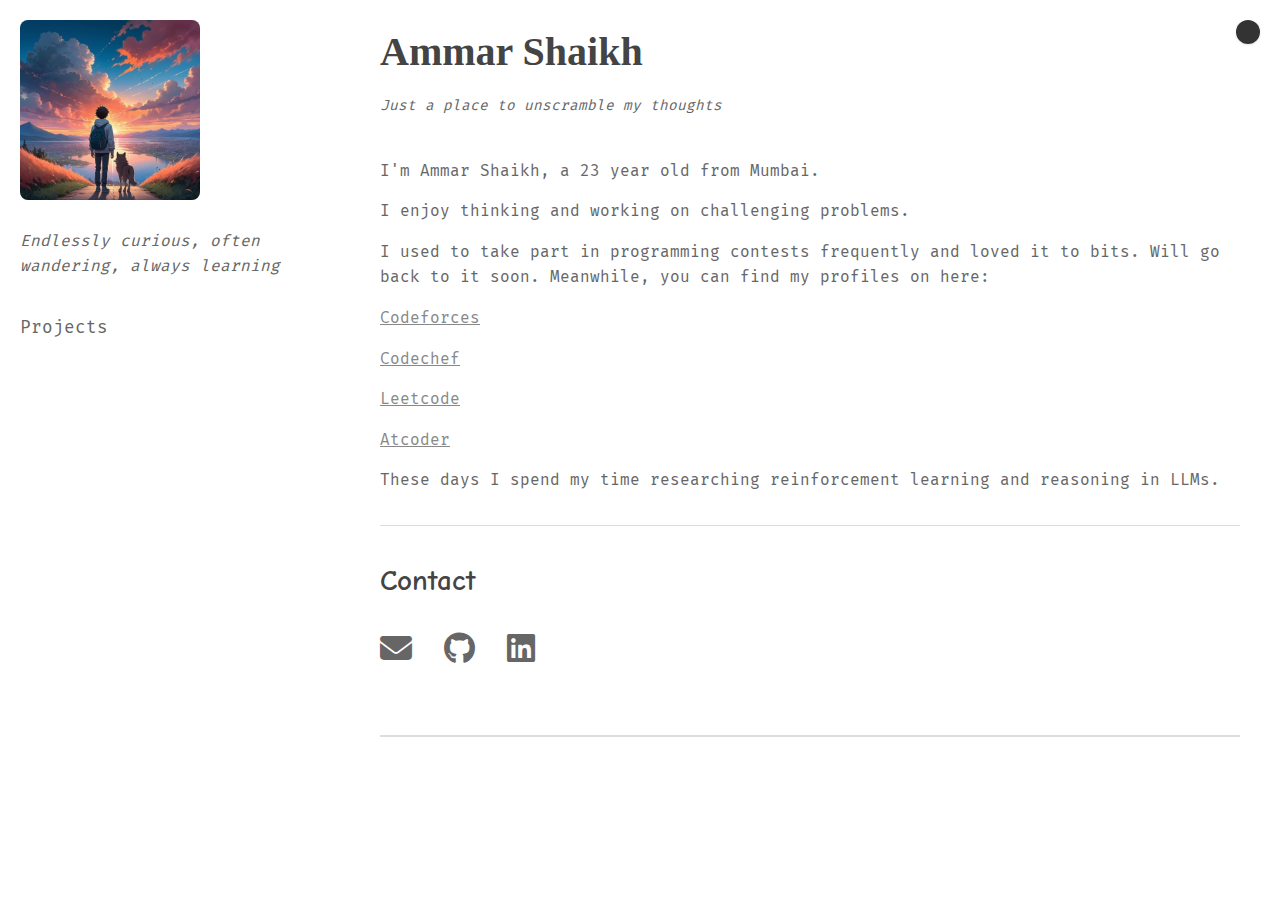
<file: index.html>
<!DOCTYPE html>
<html lang="en">

<head>
  <meta charset="UTF-8">
  <meta name="viewport" content="width=device-width, initial-scale=1.0">
  <title>Ammar</title>

  <link rel="preconnect" href="https://fonts.googleapis.com">
  <link rel="preconnect" href="https://fonts.gstatic.com" crossorigin>
  <link
    href="https://fonts.googleapis.com/css2?family=Comic+Neue:ital,wght@0,300;0,400;0,700;1,300;1,400;1,700&family=Fira+Mono:wght@400;500;700&family=Permanent+Marker&display=swap"
    rel="stylesheet">
  <link rel="stylesheet" href="styles.css">
  <link rel="stylesheet" href="https://cdnjs.cloudflare.com/ajax/libs/font-awesome/6.5.1/css/all.min.css">
  <script>
    // Check for saved theme preference immediately
    const savedTheme = localStorage.getItem('theme');
    if (savedTheme) {
      document.documentElement.setAttribute('data-theme', savedTheme);
    }
  </script>
</head>

<body>
  <label class="theme-switch" aria-label="Toggle dark mode">
    <input type="checkbox" class="theme-switch-input">
    <span class="slider round"></span>
  </label>
  
  <!-- Add sidebar -->
  <div class="layout-container">
    <aside class="sidebar">
      <div class="profile">
        <img src="images/profile.jpg" alt="Ammar Shaikh" class="profile-image">
        <div class="profile-bio">
          <p><i>Endlessly curious, often wandering, always learning</i></p>
        </div>
      </div>
      
      <!-- Add navigation menu -->
      <nav class="sidebar-nav">
        <ul class="nav-links">
          <!-- <li><a href="./essays/index.html">The journey</a></li> -->
          <li><a href="./projects/index.html">Projects</a></li>
        </ul>
      </nav>
    </aside>

    <!-- Wrap existing content in main-content div -->
    <div class="main-content">
      <header>
        <h1>Ammar Shaikh</h1>
        <p style="font-size: 0.9em;"><i>Just a place to unscramble my thoughts</i></p>
        <br>
        <p> I'm Ammar Shaikh, a 23 year old from Mumbai. </p>
        <p>I enjoy thinking and working on challenging problems.</p>
        <p> I used to take part in programming contests frequently and loved it to bits. Will go back to it soon. Meanwhile, you can find my profiles on here:</p>
        <p> <a href="https://codeforces.com/profile/ammar_shaikh">Codeforces</a> </p>
        <p> <a href="https://www.codechef.com/users/ammar_shaikh">Codechef</a> </p>
        <p> <a href="https://www.leetcode.com/ammar1510">Leetcode</a> </p>
        <p><a href="https://atcoder.jp/users/Ammar1510">Atcoder</a></p>
        <p> These days I spend my time researching reinforcement learning and reasoning in LLMs.</p>
        
        <!-- Move contact section here, inside header -->
        <section class="contact-section">
            <h2>Contact</h2>
            <div class="contact-icons">
                <a href="mailto:ammarshaikh1510@gmail.com" aria-label="Email"><i class="fas fa-envelope"></i></a>
                <a href="https://github.com/ammar1510" aria-label="GitHub"><i class="fab fa-github"></i></a>
                <a href="https://www.linkedin.com/in/ammarshaikh7/" aria-label="LinkedIn"><i class="fab fa-linkedin"></i></a>
            </div>
        </section>
      </header>
    </div>
  </div>

  <script src="script.js"></script>
</body>

</html>
</file>
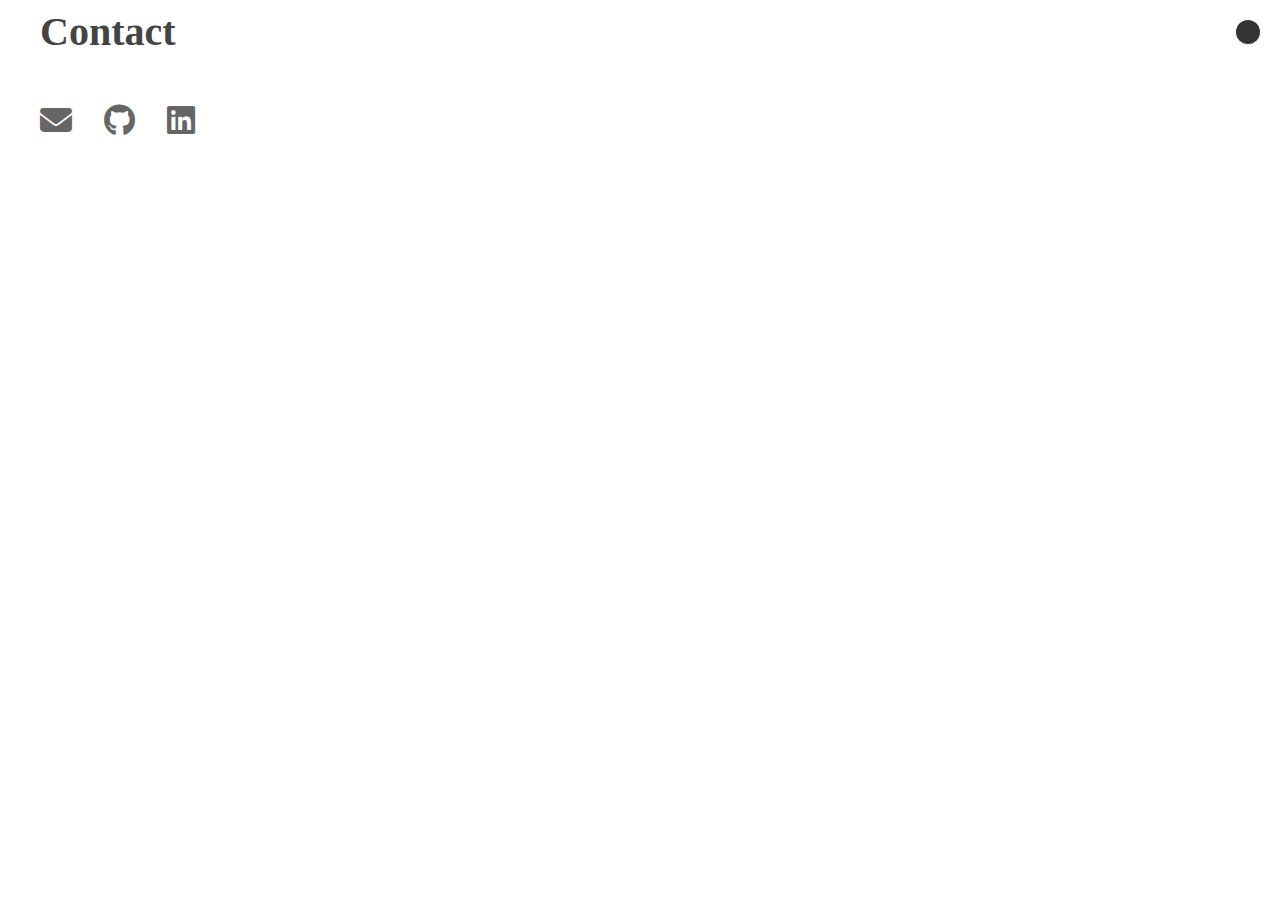
<file: contact/index.html>
<!DOCTYPE html>
<html lang="en">
<head>
    <meta charset="UTF-8">
    <meta name="viewport" content="width=device-width, initial-scale=1.0">
    <title>Contact - Ammar Shaikh</title>
    
    <link rel="preconnect" href="https://fonts.googleapis.com">
    <link rel="preconnect" href="https://fonts.gstatic.com" crossorigin>
    <link href="https://fonts.googleapis.com/css2?family=Comic+Neue:ital,wght@0,300;0,400;0,700;1,300;1,400;1,700&family=Fira+Mono:wght@400;500;700&family=Permanent+Marker&display=swap" rel="stylesheet">
    
    <link rel="stylesheet" href="../styles.css">
    <script>
        const savedTheme = localStorage.getItem('theme');
        if (savedTheme) {
          document.documentElement.setAttribute('data-theme', savedTheme);
        }
    </script>
    
    <!-- Add Font Awesome -->
    <link rel="stylesheet" href="https://cdnjs.cloudflare.com/ajax/libs/font-awesome/6.5.1/css/all.min.css">
    
    <style>
        .contact-icons {
            display: flex;
            gap: 2rem;
            margin-top: 2rem;
        }
        
        .contact-icons a {
            font-size: 2rem;
            color: var(--text-color);
            transition: color 0.3s ease;
        }
        
        .contact-icons a:hover {
            color: var(--link-hover-color);
        }
    </style>
</head>
<body>
    <label class="theme-switch" aria-label="Toggle dark mode">
        <input type="checkbox" class="theme-switch-input">
        <span class="slider round"></span>
    </label>

    <div class="main-content">
        <h1>Contact</h1>
        
        <div class="contact-icons">
            <a href="mailto:ammarshaikh1510@gmail.com" aria-label="Email"><i class="fas fa-envelope"></i></a>
            <a href="https://github.com/ammar1510" aria-label="GitHub"><i class="fab fa-github"></i></a>
            <a href="https://www.linkedin.com/in/ammarshaikh7/" aria-label="LinkedIn"><i class="fab fa-linkedin"></i></a>
        </div>
    </div>

    <script src="../script.js"></script>
</body>
</html>
</file>
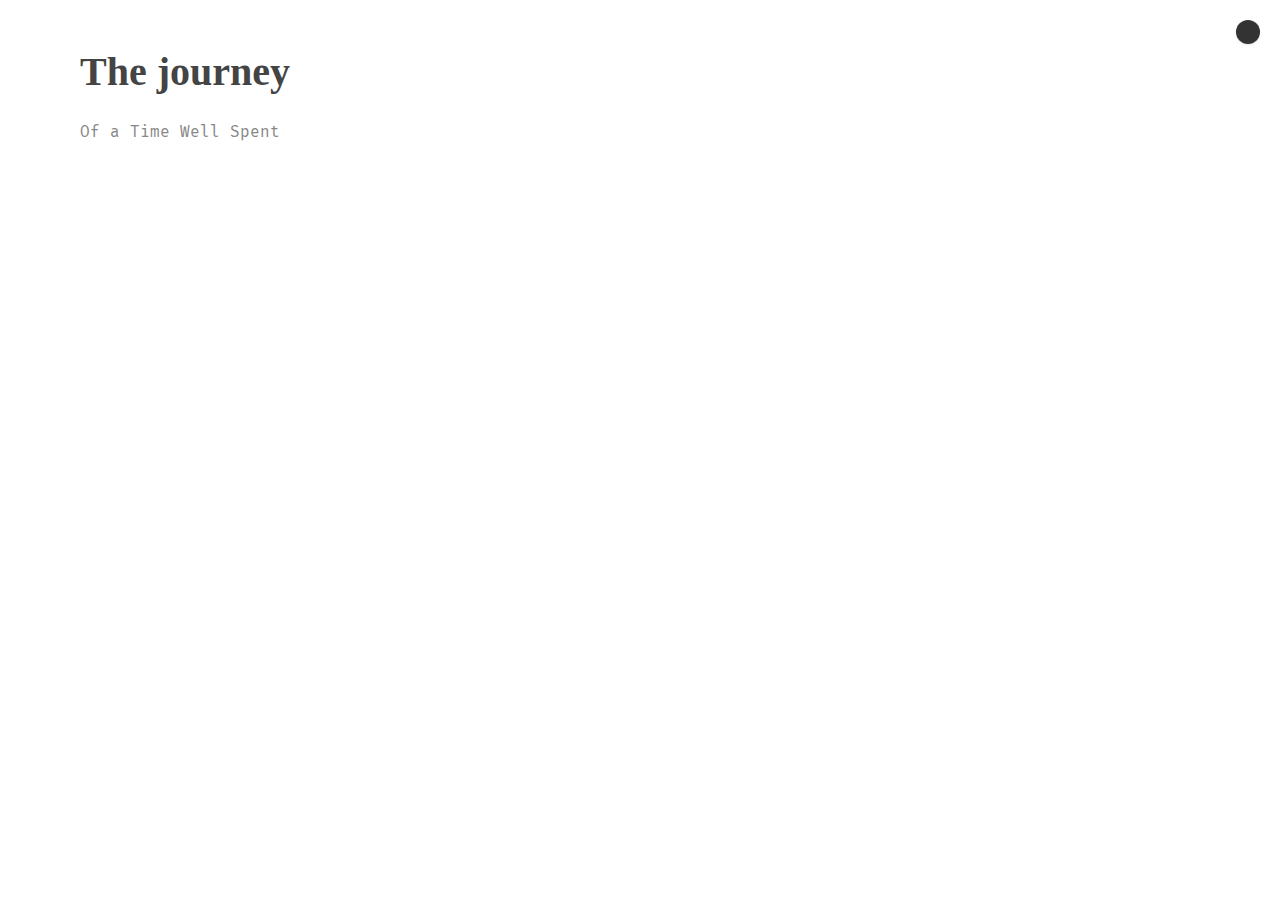
<file: essays/index.html>
<!DOCTYPE html>
<html lang="en">
<head>
    <meta charset="UTF-8">
    <meta name="viewport" content="width=device-width, initial-scale=1.0">
    <title>The journey - Ammar Shaikh</title>
    
    <!-- Add the same font imports as your homepage -->
    <link rel="preconnect" href="https://fonts.googleapis.com">
    <link rel="preconnect" href="https://fonts.gstatic.com" crossorigin>
    <link href="https://fonts.googleapis.com/css2?family=Comic+Neue:ital,wght@0,300;0,400;0,700;1,300;1,400;1,700&family=Fira+Mono:wght@400;500;700&family=Permanent+Marker&display=swap" rel="stylesheet">
    
    <!-- Link to your shared CSS file -->
    <link rel="stylesheet" href="../styles.css">
    <script>
        // Check for saved theme preference immediately
        const savedTheme = localStorage.getItem('theme');
        if (savedTheme) {
          document.documentElement.setAttribute('data-theme', savedTheme);
        }
      </script>
    <!-- Add specific styles for this page -->
    <style>
        .main-content {
            max-width: 800px;
            margin: 0;
            padding: 40px 80px;  /* Increased left padding to move content away from the edge */
        }

        h1 {
            font-family: 'Permanent Marker', cursive;
            font-size: 2.5em;
            margin-bottom: 10px;
            color: var(--heading-color);
        }

        .essay-link {
            font-family: 'Fira Mono', monospace;
            color: var(--link-color);
            text-decoration: none;
            transition: color 0.3s;
        }

        .essay-link:hover {
            color: var(--link-hover-color);
        }

        ul {
            list-style: none;
            padding: 0;
        }

        li {
            margin: 15px 0;
        }
    </style>
</head>
<body>
    <label class="theme-switch" aria-label="Toggle dark mode">
        <input type="checkbox" class="theme-switch-input">
        <span class="slider round"></span>
    </label>
    
    <div class="main-content">
        <h1>The journey</h1>
        
        <ul>
            <li><a href="./time-well-spent.html" class="essay-link">Of a Time Well Spent</a></li>
            <!-- Add more essays as needed -->
        </ul>
    </div>

    <!-- Link to your shared JavaScript file -->
    <script src="../script.js"></script>
</body>
</html>
</file>
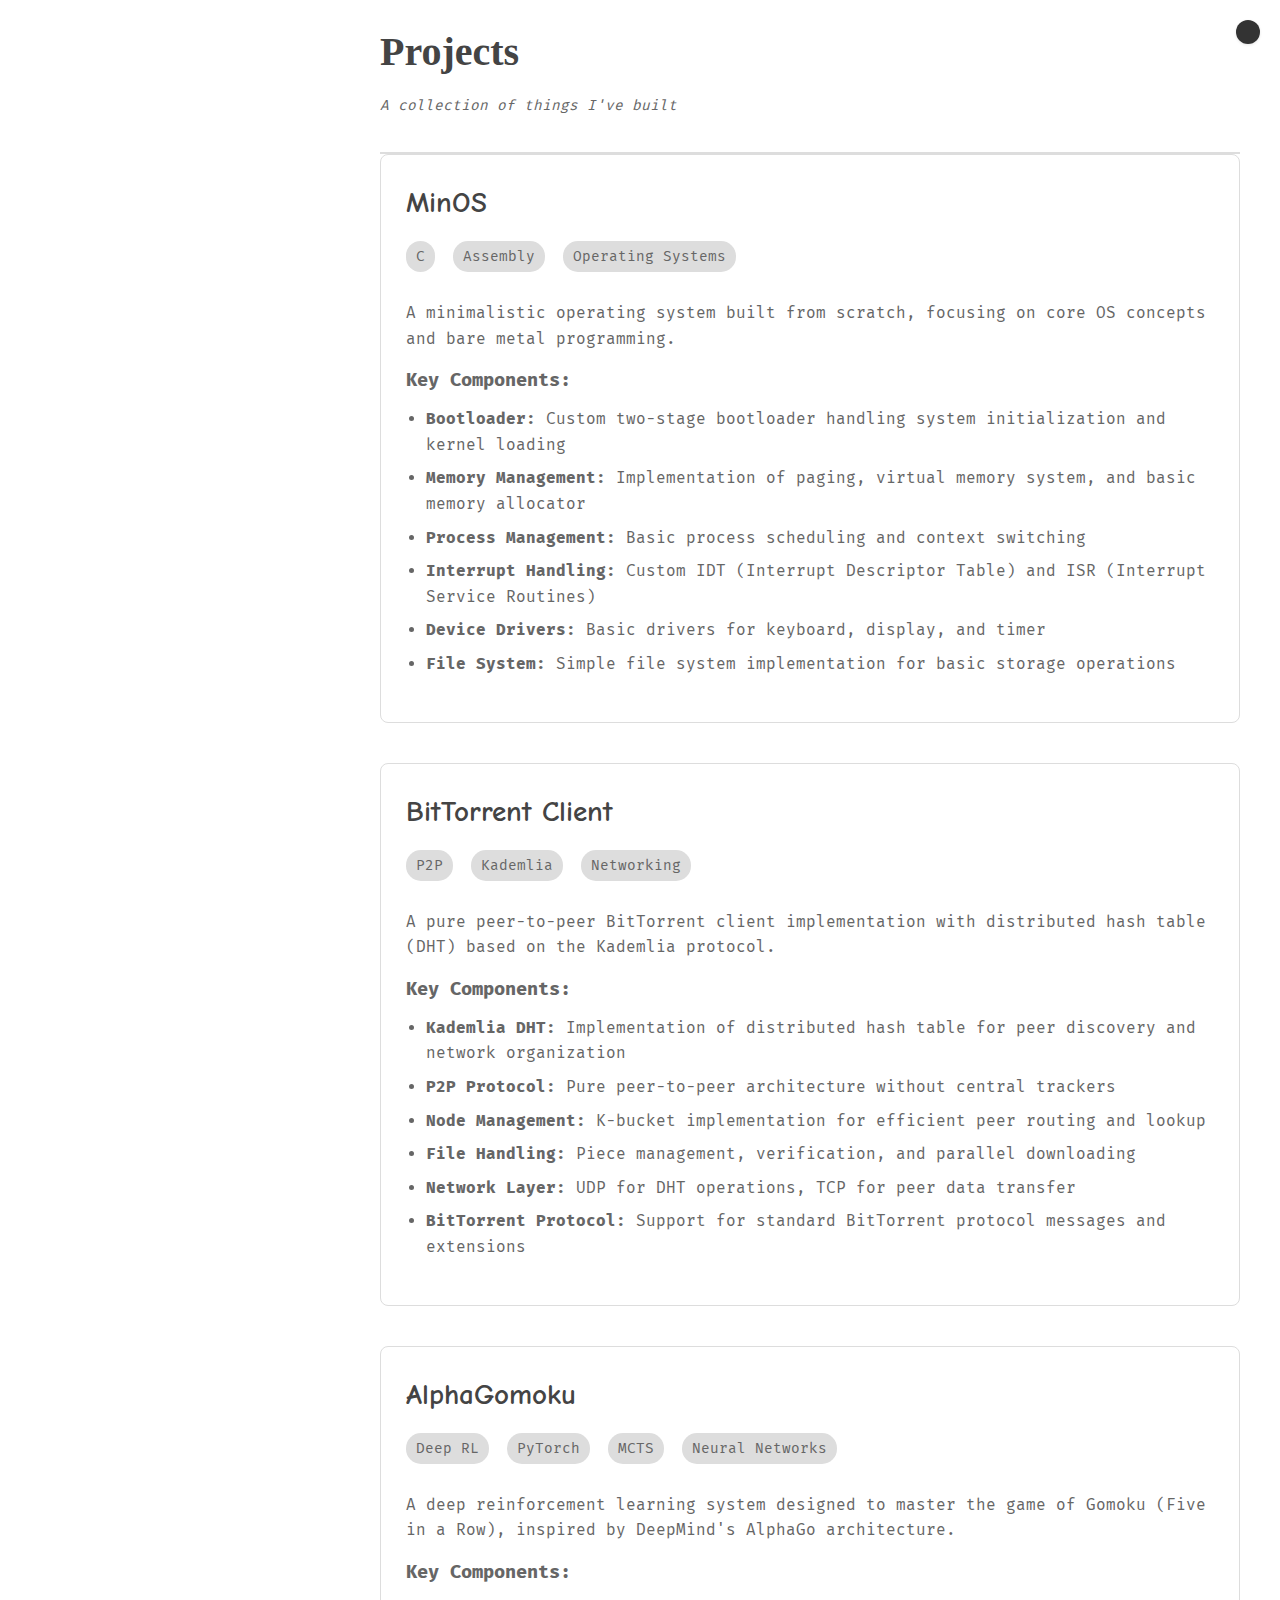
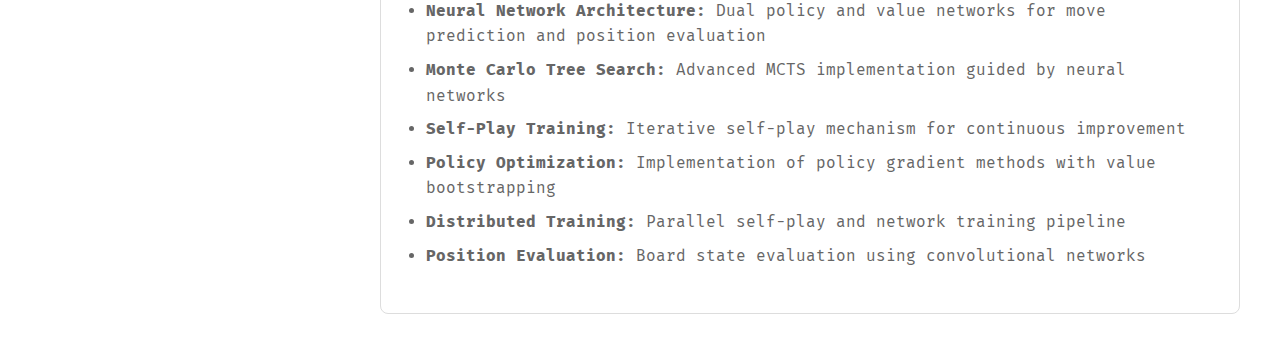
<file: projects/index.html>
<!DOCTYPE html>
<html lang="en">
<head>
    <meta charset="UTF-8">
    <meta name="viewport" content="width=device-width, initial-scale=1.0">
    <title>Projects - Ammar Shaikh</title>
    <link rel="preconnect" href="https://fonts.googleapis.com">
    <link rel="preconnect" href="https://fonts.gstatic.com" crossorigin>
    <link href="https://fonts.googleapis.com/css2?family=Comic+Neue:ital,wght@0,300;0,400;0,700;1,300;1,400;1,700&family=Fira+Mono:wght@400;500;700&family=Permanent+Marker&display=swap" rel="stylesheet">
    <!-- Link to your shared CSS file -->
    <link rel="stylesheet" href="../styles.css">
    <script>
        // Check for saved theme preference immediately
        const savedTheme = localStorage.getItem('theme');
        if (savedTheme) {
          document.documentElement.setAttribute('data-theme', savedTheme);
        }
      </script>
</head>
<body>
    <div class="layout-container">
        <!-- Copy your sidebar from main index.html -->
        <aside class="sidebar">
            <!-- Sidebar content -->
        </aside>

        <div class="main-content">
            <label class="theme-switch" aria-label="Toggle dark mode">
                <input type="checkbox" class="theme-switch-input">
                <span class="slider round"></span>
            </label>
            <header>
                <h1>Projects</h1>
                <p style="font-size: 0.9em;"><i>A collection of things I've built</i></p>
            </header>

            <main>
                <div class="project-card">
                    <h2 class="project-title">MinOS</h2>
                    <span class="project-tech">C</span>
                    <span class="project-tech">Assembly</span>
                    <span class="project-tech">Operating Systems</span>
                    
                    <div class="project-description">
                        <p>A minimalistic operating system built from scratch, focusing on core OS concepts and bare metal programming.</p>
                        
                        <h3>Key Components:</h3>
                        <ul class="component-list">
                            <li><strong>Bootloader:</strong> Custom two-stage bootloader handling system initialization and kernel loading</li>
                            <li><strong>Memory Management:</strong> Implementation of paging, virtual memory system, and basic memory allocator</li>
                            <li><strong>Process Management:</strong> Basic process scheduling and context switching</li>
                            <li><strong>Interrupt Handling:</strong> Custom IDT (Interrupt Descriptor Table) and ISR (Interrupt Service Routines)</li>
                            <li><strong>Device Drivers:</strong> Basic drivers for keyboard, display, and timer</li>
                            <li><strong>File System:</strong> Simple file system implementation for basic storage operations</li>
                        </ul>
                    </div>
                </div>

                <div class="project-card">
                    <h2 class="project-title">BitTorrent Client</h2>
                    <span class="project-tech">P2P</span>
                    <span class="project-tech">Kademlia</span>
                    <span class="project-tech">Networking</span>
                    
                    <div class="project-description">
                        <p>A pure peer-to-peer BitTorrent client implementation with distributed hash table (DHT) based on the Kademlia protocol.</p>
                        
                        <h3>Key Components:</h3>
                        <ul class="component-list">
                            <li><strong>Kademlia DHT:</strong> Implementation of distributed hash table for peer discovery and network organization</li>
                            <li><strong>P2P Protocol:</strong> Pure peer-to-peer architecture without central trackers</li>
                            <li><strong>Node Management:</strong> K-bucket implementation for efficient peer routing and lookup</li>
                            <li><strong>File Handling:</strong> Piece management, verification, and parallel downloading</li>
                            <li><strong>Network Layer:</strong> UDP for DHT operations, TCP for peer data transfer</li>
                            <li><strong>BitTorrent Protocol:</strong> Support for standard BitTorrent protocol messages and extensions</li>
                        </ul>
                    </div>
                </div>

                <div class="project-card">
                    <h2 class="project-title">AlphaGomoku</h2>
                    <span class="project-tech">Deep RL</span>
                    <span class="project-tech">PyTorch</span>
                    <span class="project-tech">MCTS</span>
                    <span class="project-tech">Neural Networks</span>
                    
                    <div class="project-description">
                        <p>A deep reinforcement learning system designed to master the game of Gomoku (Five in a Row), inspired by DeepMind's AlphaGo architecture.</p>
                        
                        <h3>Key Components:</h3>
                        <ul class="component-list">
                            <li><strong>Neural Network Architecture:</strong> Dual policy and value networks for move prediction and position evaluation</li>
                            <li><strong>Monte Carlo Tree Search:</strong> Advanced MCTS implementation guided by neural networks</li>
                            <li><strong>Self-Play Training:</strong> Iterative self-play mechanism for continuous improvement</li>
                            <li><strong>Policy Optimization:</strong> Implementation of policy gradient methods with value bootstrapping</li>
                            <li><strong>Distributed Training:</strong> Parallel self-play and network training pipeline</li>
                            <li><strong>Position Evaluation:</strong> Board state evaluation using convolutional networks</li>
                        </ul>
                    </div>
                </div>
            </main>
        </div>
    </div>

    <!-- Link to your shared JavaScript file -->
    <script src="../script.js"></script>
</body>
</html>
</file>
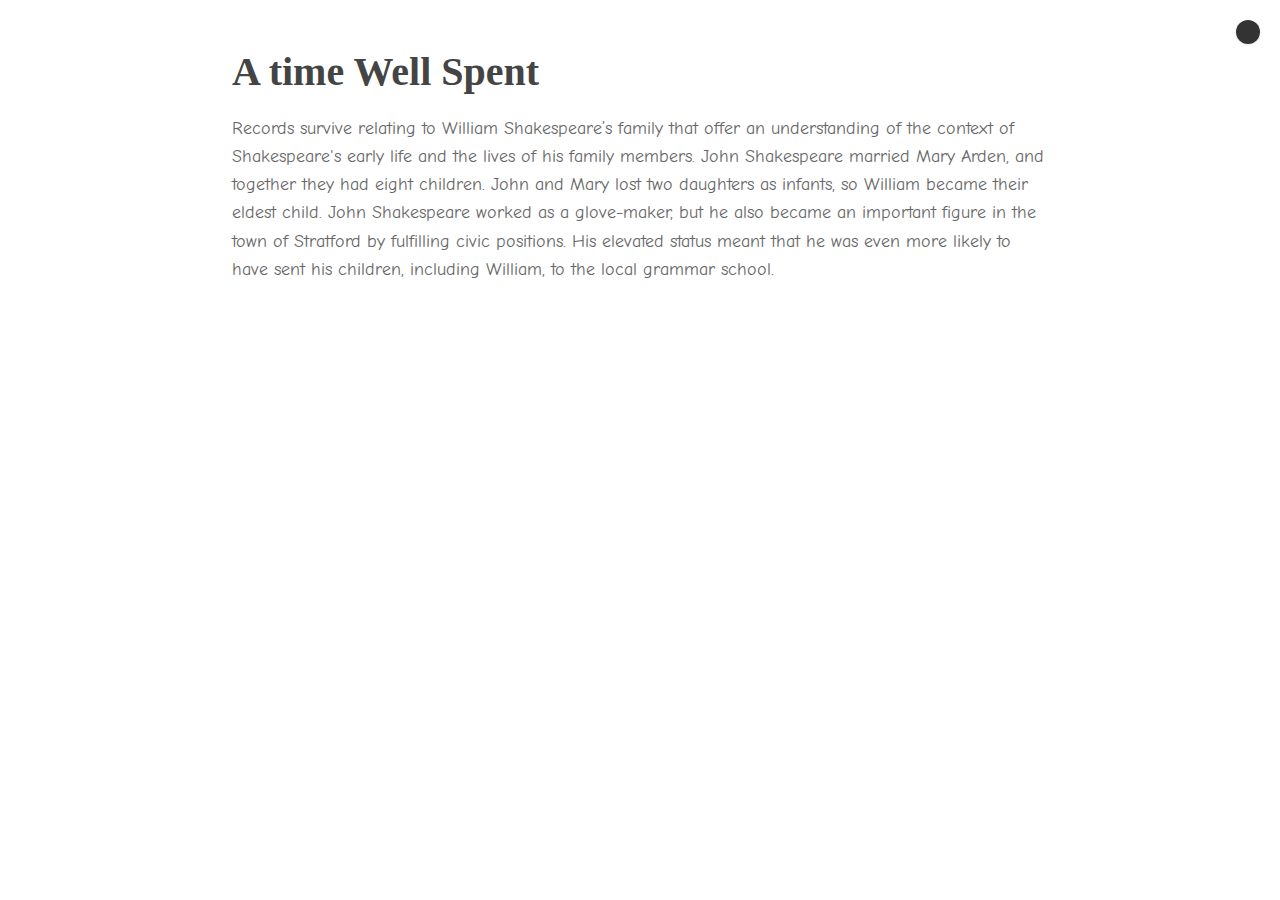
<file: essays/time-well-spent.html>
<!DOCTYPE html>
<html lang="en">
<head>
    <meta charset="UTF-8">
    <meta name="viewport" content="width=device-width, initial-scale=1.0">
    <title>Of a Time Well Spent - Ammar Shaikh</title>
    
    <!-- Add the same font imports as your homepage -->
    <link rel="preconnect" href="https://fonts.googleapis.com">
    <link rel="preconnect" href="https://fonts.gstatic.com" crossorigin>
    <link href="https://fonts.googleapis.com/css2?family=Comic+Neue:ital,wght@0,300;0,400;0,700;1,300;1,400;1,700&family=Fira+Mono:wght@400;500;700&family=Permanent+Marker&display=swap" rel="stylesheet">
    
    <!-- Link to your shared CSS file -->
    <link rel="stylesheet" href="../styles.css">
    <script>
        // Check for saved theme preference immediately
        const savedTheme = localStorage.getItem('theme');
        if (savedTheme) {
          document.documentElement.setAttribute('data-theme', savedTheme);
        }
    </script>
    <!-- Add specific styles for this page -->
    <style>
        .main-content {
            max-width: 70%;  /* Increased from 800px to utilize more width */
            margin: 0 auto;
            padding: 40px 40px;  /* Adjusted padding */
        }

        h1 {
            font-family: 'Permanent Marker', cursive;
            font-size: 2.5em;
            margin-bottom: 10px;
            color: var(--heading-color);
        }

        p {
            font-family: 'Comic Neue', cursive;
            font-size: 1.1em;
            line-height: 1.6;
            color: var(--text-color);
            margin-bottom: 20px;
        }
        .quote {
            font-family: 'Comic Neue', cursive;
            font-size: 1em;
            color: var(--text-color);
            margin-top: -10px;
            margin-bottom: 20px;
        }
    </style>
</head>
<body>
    <label class="theme-switch" aria-label="Toggle dark mode">
        <input type="checkbox" class="theme-switch-input">
        <span class="slider round"></span>
    </label>
    
    <div class="main-content">
        <h1>A time Well Spent</h1>
        
        <p>
            Records survive relating to William Shakespeare’s family that offer an understanding of the context of Shakespeare's early life and the lives of his family members. John Shakespeare married Mary Arden, and together they had eight children. John and Mary lost two daughters as infants, so William became their eldest child. John Shakespeare worked as a glove-maker, but he also became an important figure in the town of Stratford by fulfilling civic positions. His elevated status meant that he was even more likely to have sent his children, including William, to the local grammar school. 
        </p>
    </div>

    <!-- Link to your shared JavaScript file -->
    <script src="../script.js"></script>
</body>
</html>
</file>
<file: styles.css>
/* CSS Variables for theming */
:root {
  --bg-color: #ffffff;
  --text-color: #666666;
  /* Lighter text color */
  --heading-color: #444444;
  /* Softer heading color */
  --border-color: #dddddd;
  /* Softer border */
  --link-color: #888888;
  /* Lighter link color */
  --link-hover-color: #333333;
  /* Darker hover color */
}

/* Dark theme variables */
[data-theme="dark"] {
  --bg-color: #1a1a1a;
  --text-color: #c0c0c0;
  /* Lightened text color for dark mode */
  --heading-color: #ffffff;
  --border-color: #333333;
  --link-color: #aaaaaa;
  --link-hover-color: #ffffff;
}

/* Reset default styles */
* {
  margin: 0;
  padding: 0;
  box-sizing: border-box;
}

body {
  font-family: 'Fira Mono', monospace;
  line-height: 1.6;
  color: var(--text-color);
  background-color: var(--bg-color);
  margin: 0;
  padding: 0;
  display: flex;
  flex-direction: column;
  align-items: stretch;
  transition: background-color 0.3s, color 0.3s;
}

/* Header styles */
header {
  margin-bottom: 40px;
  padding: 20px 0;
  border-bottom: 2px solid var(--border-color);
  max-width: none;
  width: 100%;
  margin: 0;
}

h1 {
  font-family: 'Permanent Marker', cursive;
  /* Headings in Permanent Marker */
  font-size: 2.5em;
  margin-bottom: 10px;
  color: var(--heading-color);
}

/* Theme toggle button */
.theme-switch {
  position: fixed;
  top: 20px;
  right: 20px;
  display: inline-block;
  width: 24px;
  height: 24px;
}

.theme-switch-input {
  opacity: 0;
  width: 0;
  height: 0;
}

.slider {
  position: absolute;
  cursor: pointer;
  top: 0;
  left: 0;
  right: 0;
  bottom: 0;
  background-color: #333333;
  transition: .3s;
  border-radius: 50%;
  box-shadow: 0 1px 3px rgba(0,0,0,0.1);
}

.slider:before {
  display: none;
}

.theme-switch-input:checked + .slider {
  background-color: #ffffff;
}

.theme-switch-input:checked + .slider:before {
  transform: none;
}

/* Navigation styles */
nav {
  margin: 20px 0;
}

nav a {
  color: var(--link-color);
  text-decoration: none;
  margin-right: 20px;
  font-weight: 400;
  transition: color 0.3s;
}

nav a:hover {
  color: var(--link-hover-color);
}

/* Main content styles */
main {
  margin: 40px 0;
  max-width: none;
  width: 100%;
  margin: 0;
}

section {
  margin-bottom: 40px;
}

h2 {
  font-family: 'Comic Neue', sans-serif;
  /* Subheadings in Comic Neue */
  font-size: 1.8em;
  margin-bottom: 20px;
  color: var(--heading-color);
}

p {
  margin-bottom: 15px;
}

/* Style for links inside paragraphs */
p a {
  color: var(--link-color);
  /* Use link color for light/dark mode */
  text-decoration: underline;
  /* Add underline for emphasis in paragraphs */
  font-weight: 400;
  /* Normal font weight */
  transition: color 0.3s;
  /* Smooth transition for color changes */
}

/* Hover effect for links inside paragraphs */
p a:hover {
  color: var(--link-hover-color);
  /* Changes color on hover */
}

/* Contact section */
.social-links a {
  color: var(--link-color);
  text-decoration: none;
  margin-right: 15px;
  transition: color 0.3s;
}

.social-links a:hover {
  color: var(--link-hover-color);
}

/* Responsive design */
@media (max-width: 600px) {
  body {
    padding: 15px 20px;
  }

  h1 {
    font-size: 2em;
  }

  nav {
    display: flex;
    flex-direction: column;
    gap: 10px;
  }

  .theme-switch {
    top: 10px;
    right: 10px;
  }
}

/* Add these new styles */
.layout-container {
  display: flex;
  width: 100%;
  max-width: none;
  margin: 0;
  gap: 40px;
  padding: 0;
}

.sidebar {
  width: 300px;
  flex-shrink: 0;
  padding: 20px;
  background-color: var(--bg-color);
}

.main-content {
  flex: 1;
  min-width: 0;
  padding: 0 40px;
}

/* Adjust profile image size for smaller sidebar */
.profile-image {
  width: 100%;
  max-width: 180px;  /* Reduced from 200px to fit smaller sidebar */
  height: auto;
  border-radius: 8px;
  margin-bottom: 20px;
}

/* Sidebar navigation styles */
.sidebar-nav {
  margin-top: 30px;  /* Space after profile section */
}

.nav-links {
  list-style: none;  /* Remove bullet points */
  padding: 0;
  margin: 0;
}

.nav-links li {
  margin-bottom: 15px;  /* Space between links */
}

.nav-links a {
  color: var(--text-color);
  text-decoration: none;
  font-size: 1.1em;
  transition: color 0.3s ease;
  display: block;
  padding: 5px 0;
}

.nav-links a:hover {
  color: var(--link-hover-color);
}

/* Optional: Add an active state for the current page */
.nav-links a.active {
  color: var(--link-hover-color);
  font-weight: 500;
}

/* Add these to your existing CSS */
.essays-list {
    margin-top: 40px;
}

.essay-preview {
    margin-bottom: 40px;
    padding-bottom: 20px;
    border-bottom: 1px solid var(--border-color);
}

.essay-preview h2 {
    margin-bottom: 10px;
}

.essay-preview h2 a {
    color: var(--heading-color);
    text-decoration: none;
    transition: color 0.3s;
}

.essay-preview h2 a:hover {
    color: var(--link-hover-color);
}

.date {
    color: var(--text-color);
    font-size: 0.9em;
    margin-bottom: 10px;
    display: block;
}

.preview-text {
    color: var(--text-color);
    line-height: 1.6;
}

/* Additional styles for projects while maintaining font consistency */
.project-card {
    margin-bottom: 40px;
    padding: 25px;
    border: 1px solid var(--border-color);
    border-radius: 8px;
    transition: transform 0.2s, box-shadow 0.2s;
}

.project-card:hover {
    transform: translateY(-2px);
    box-shadow: 0 4px 12px rgba(0,0,0,0.1);
}

.project-title {
    font-family: 'Comic Neue', sans-serif; /* Same as h2 in main page */
    color: var(--heading-color);
    font-size: 1.8em;
    margin-bottom: 15px;
}

.project-tech {
    font-family: 'Fira Mono', monospace; /* Same as body text */
    display: inline-block;
    background: var(--border-color);
    color: var(--text-color);
    padding: 4px 10px;
    border-radius: 15px;
    font-size: 0.9em;
    margin: 0 8px 8px 0;
}

.project-description {
    font-family: 'Fira Mono', monospace; /* Same as body text */
    margin: 20px 0;
}

.component-list {
    margin-left: 20px;
    margin-top: 10px;
    font-family: 'Fira Mono', monospace; /* Same as body text */
}

.component-list li {
    margin-bottom: 8px;
    color: var(--text-color);
}

.contact-section {
    margin-top: 2rem;
    padding-top: 2rem;
    border-top: 1px solid var(--border-color);
}

.contact-icons {
    display: flex;
    gap: 2rem;
    margin-top: 1rem;
    margin-bottom: 0;
    padding-bottom: 0;
}

.contact-icons a {
    font-size: 2rem;
    color: var(--text-color);
    transition: color 0.3s ease;
}

.contact-icons a:hover {
    color: var(--link-hover-color);
}
</file>
